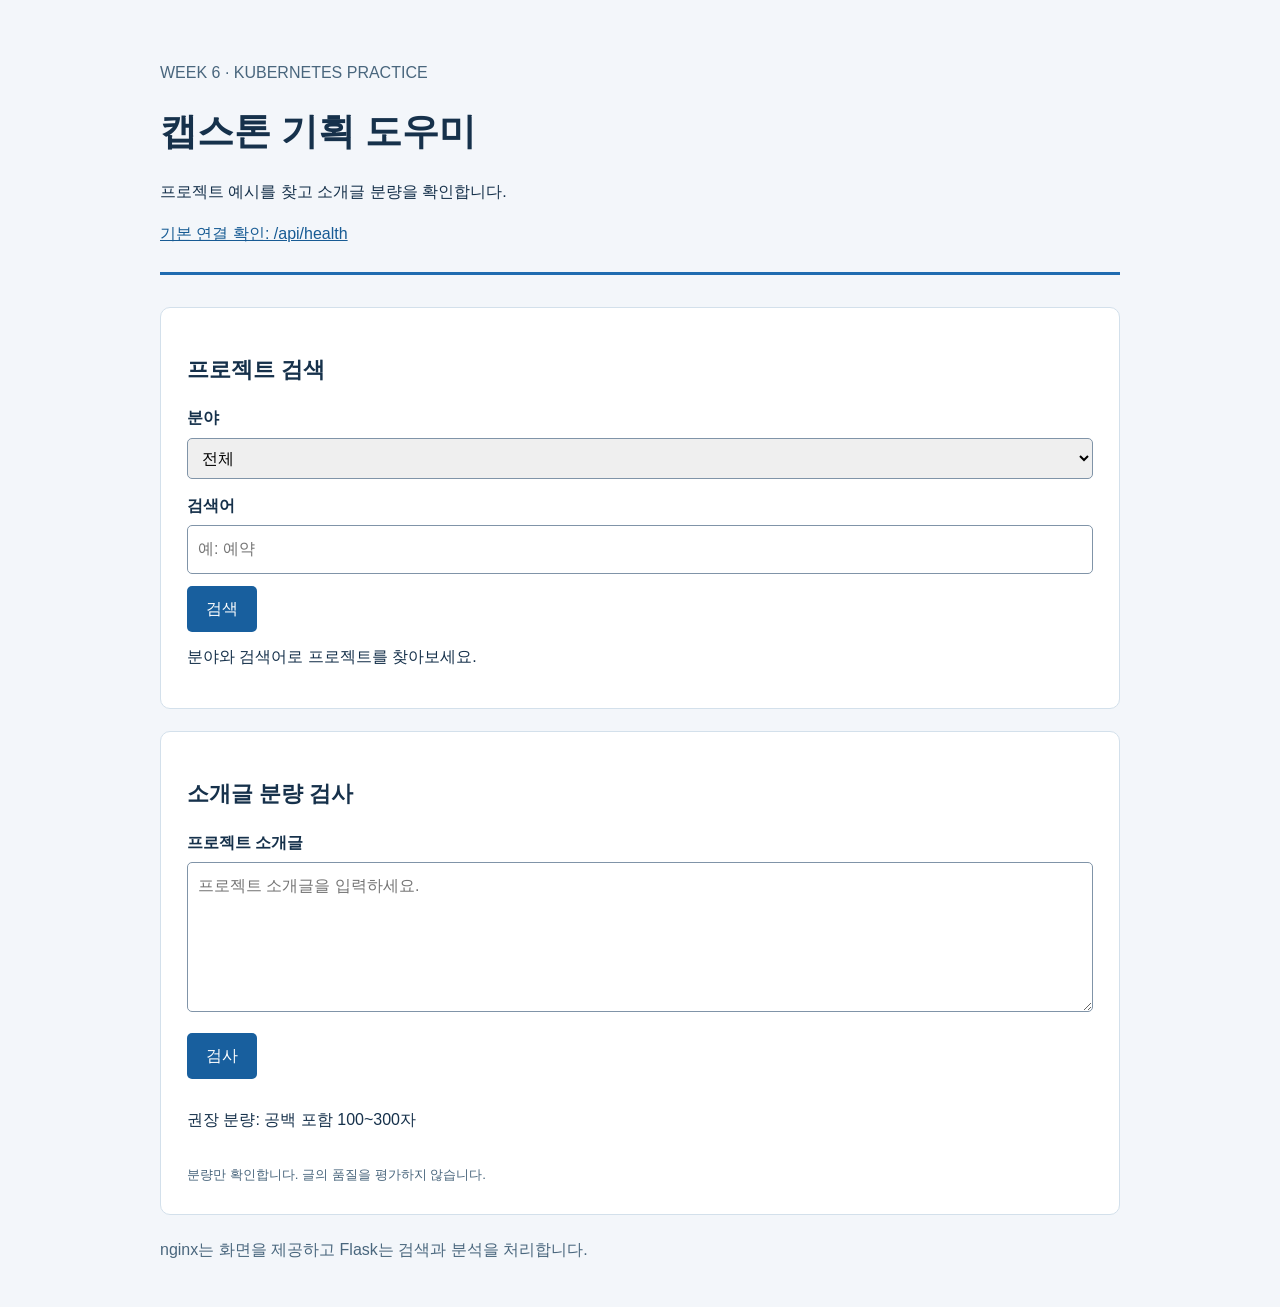
<file: nginx/html/projects.html>
<!doctype html><html lang="ko"><head><meta charset="utf-8"><meta name="viewport" content="width=device-width,initial-scale=1"><title>캡스톤 기획 도우미</title><link rel="stylesheet" href="style.css"><script defer src="app.js"></script></head>
<body><main><header><p class="eyebrow">WEEK 6 · KUBERNETES PRACTICE</p><h1>캡스톤 기획 도우미</h1><p>프로젝트 예시를 찾고 소개글 분량을 확인합니다.</p><a href="/api/health" target="_blank" rel="noopener">기본 연결 확인: /api/health</a></header>
<section><h2>프로젝트 검색</h2><form id="search-form"><label for="category">분야</label><select id="category"><option value="all">전체</option><option value="web">웹</option><option value="iot">IoT</option><option value="ai">AI</option></select><label for="query">검색어</label><input id="query" placeholder="예: 예약"><button>검색</button></form><div id="search-result" class="result" aria-live="polite">분야와 검색어로 프로젝트를 찾아보세요.</div></section>
<section><h2>소개글 분량 검사</h2><form id="analyze-form"><label for="intro">프로젝트 소개글</label><textarea id="intro" maxlength="5000" placeholder="프로젝트 소개글을 입력하세요." required></textarea><button>검사</button></form><p id="analyze-result" class="result" aria-live="polite">권장 분량: 공백 포함 100~300자</p><small>분량만 확인합니다. 글의 품질을 평가하지 않습니다.</small></section><footer>nginx는 화면을 제공하고 Flask는 검색과 분석을 처리합니다.</footer></main></body></html>
</file>
<file: nginx/html/style.css>
:root{font-family:"Malgun Gothic",sans-serif;color:#16314b;background:#f3f6fa;line-height:1.65}
body{margin:0}main{max-width:960px;margin:auto;padding:44px 24px}header{border-bottom:3px solid #206bb0;padding-bottom:24px;margin-bottom:32px}
h1{font-size:2.3rem;margin:10px 0}h2{font-size:1.35rem}section{background:white;padding:26px;margin:22px 0;border:1px solid #d3e0eb;border-radius:10px}
label{display:block;font-weight:700;margin:14px 0 6px}input,select,textarea{box-sizing:border-box;width:100%;font:inherit;padding:10px;border:1px solid #8094a8;border-radius:5px}
textarea{min-height:150px}button,.link{font:inherit;color:white;background:#185f9e;padding:10px 19px;border:0;border-radius:5px;cursor:pointer;display:inline-block;margin-top:12px}
button:disabled{opacity:.6}a{color:#175b94}small,.eyebrow{color:#49667d}.result{padding:12px 0;white-space:pre-wrap}.error{color:#b32f30}li{margin:9px 0}footer{color:#49667d}
</file>
